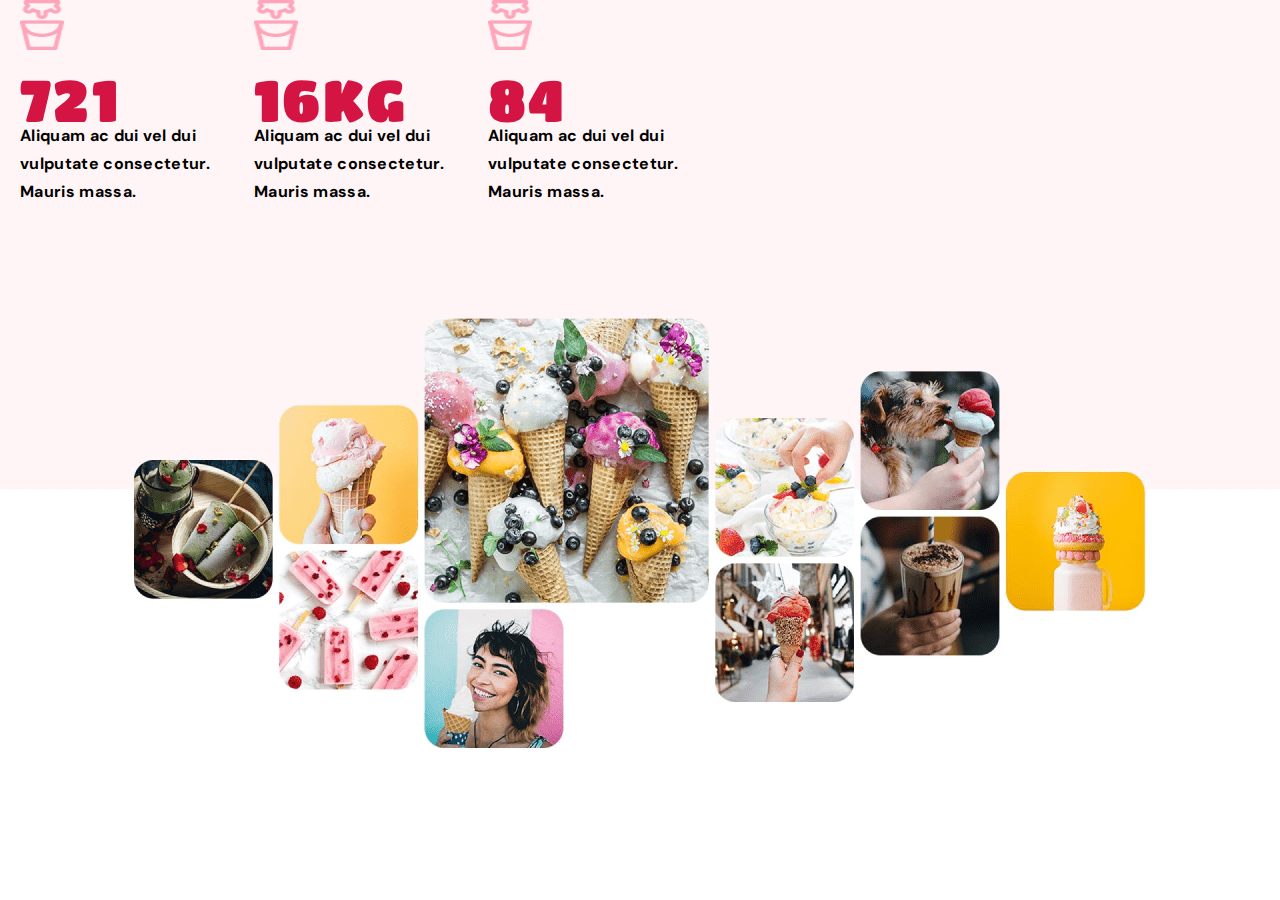
<file: index.html>
<!DOCTYPE html>
<html lang="ru">
  <head>
    <meta charset="UTF-8" />
    <meta http-equiv="X-UA-Compatible" content="IE=edge" />
    <meta name="viewport" content="width=device-width, initial-scale=1.0" />
    <title>Document</title>
    <link rel="preconnect" href="https://fonts.googleapis.com" />
    <link rel="preconnect" href="https://fonts.gstatic.com" crossorigin />
    <link
      href="https://fonts.googleapis.com/css2?family=DM+Sans:wght@700&family=Raleway:wght@700&family=Titan+One&display=swap"
      rel="stylesheet"
    />

    <link
      href="https://fonts.googleapis.com/css2?family=Raleway:wght@700&family=Roboto:wght@400;500;700;900&display=swap"
      rel="stylesheet"
    />
    <link
      rel="stylesheet"
      href="https://cdnjs.cloudflare.com/ajax/libs/modern-normalize/1.1.0/modern-normalize.min.css"
    />
    <link rel="stylesheet" href="./css/main.min.css" />
    <link rel="stylesheet" href="./js/mobile-menu.js" />
    <link rel="stylesheet" href="./js/modal.js" />
  </head>

  <body>
    <section class="advantages">
      <h2 class="advantages__header">Advantages list</h2>

      <ul class="advantages__list">
        <li class="advantages__item">
          <img
            class="advantages__img"
            src="./images/pic11x-advantages-mobile.png"
            alt=""
          />
          <p class="advantages__number">721</p>
          <p class="advantages__text">
            Aliquam ac dui vel dui vulputate consectetur. Mauris massa.
          </p>
        </li>
        <li class="advantages__item">
          <img
            class="advantages__img"
            src="./images/pic11x-advantages-mobile.png"
            alt=""
          />
          <p class="advantages__number">16kg</p>
          <p class="advantages__text">
            Aliquam ac dui vel dui vulputate consectetur. Mauris massa.
          </p>
        </li>
        <li class="advantages__item">
          <img
            class="advantages__img"
            src="./images/pic11x-advantages-mobile.png"
            alt=""
          />
          <p class="advantages__number">84</p>
          <p class="advantages__text">
            Aliquam ac dui vel dui vulputate consectetur. Mauris massa.
          </p>
        </li>
      </ul>
    </section>
    <section class="gallery">
      <h2>gallery</h2>
      <picture>
        <source
          srcset="
            ./images/collage1x-descktop.png 1x,
            ./images/collage2x-descktop.png 2x
          "
          media="(min-width:1200px)"
        />
        <source
          srcset="
            ./images/collage1x-tablet.png 1x,
            ./images/collage2x-tablet.png 2x
          "
          media="(min-width:768px)"
        />
        <source
          srcset="
            ./images/collage1x-mobile.png 1x,
            ./images/collage2x-mobile.png 2x
          "
          media="(min-width:320px)"
        />
        <img
          class="team-list__image"
          width="364"
          height="122"
          src="./images/collage1x-mobile.png"
          alt="gallery"
        />
      </picture>
    </section>

    <!--добавляем скрипт из ДЗ 5 для модалки-->
    <script src="./js/modal.js"></script>

    <!--добавляем скрипт из ДЗ 6 для модалки-->
    <script>
      (() => {
        document
          .querySelector('.js-speaker-form')
          .addEventListener('submit', e => {
            e.preventDefault();

            new FormData(e.currentTarget).forEach((value, name) =>
              console.log(`${name}: ${value}`),
            );

            e.currentTarget.reset();
          });
      })();
    </script>

    <script>
      (() => {
        const menuBtnRef = document.querySelector('[data-menu-button]');
        const mobileMenuRef = document.querySelector('[data-menu]');

        menuBtnRef.addEventListener('click', () => {
          const expanded =
            menuBtnRef.getAttribute('aria-expanded') === 'true' || false;

          menuBtnRef.classList.toggle('is-open');
          menuBtnRef.setAttribute('aria-expanded', !expanded);

          mobileMenuRef.classList.toggle('is-open');
        });
      })();
    </script>
  </body>
</html>
</file>
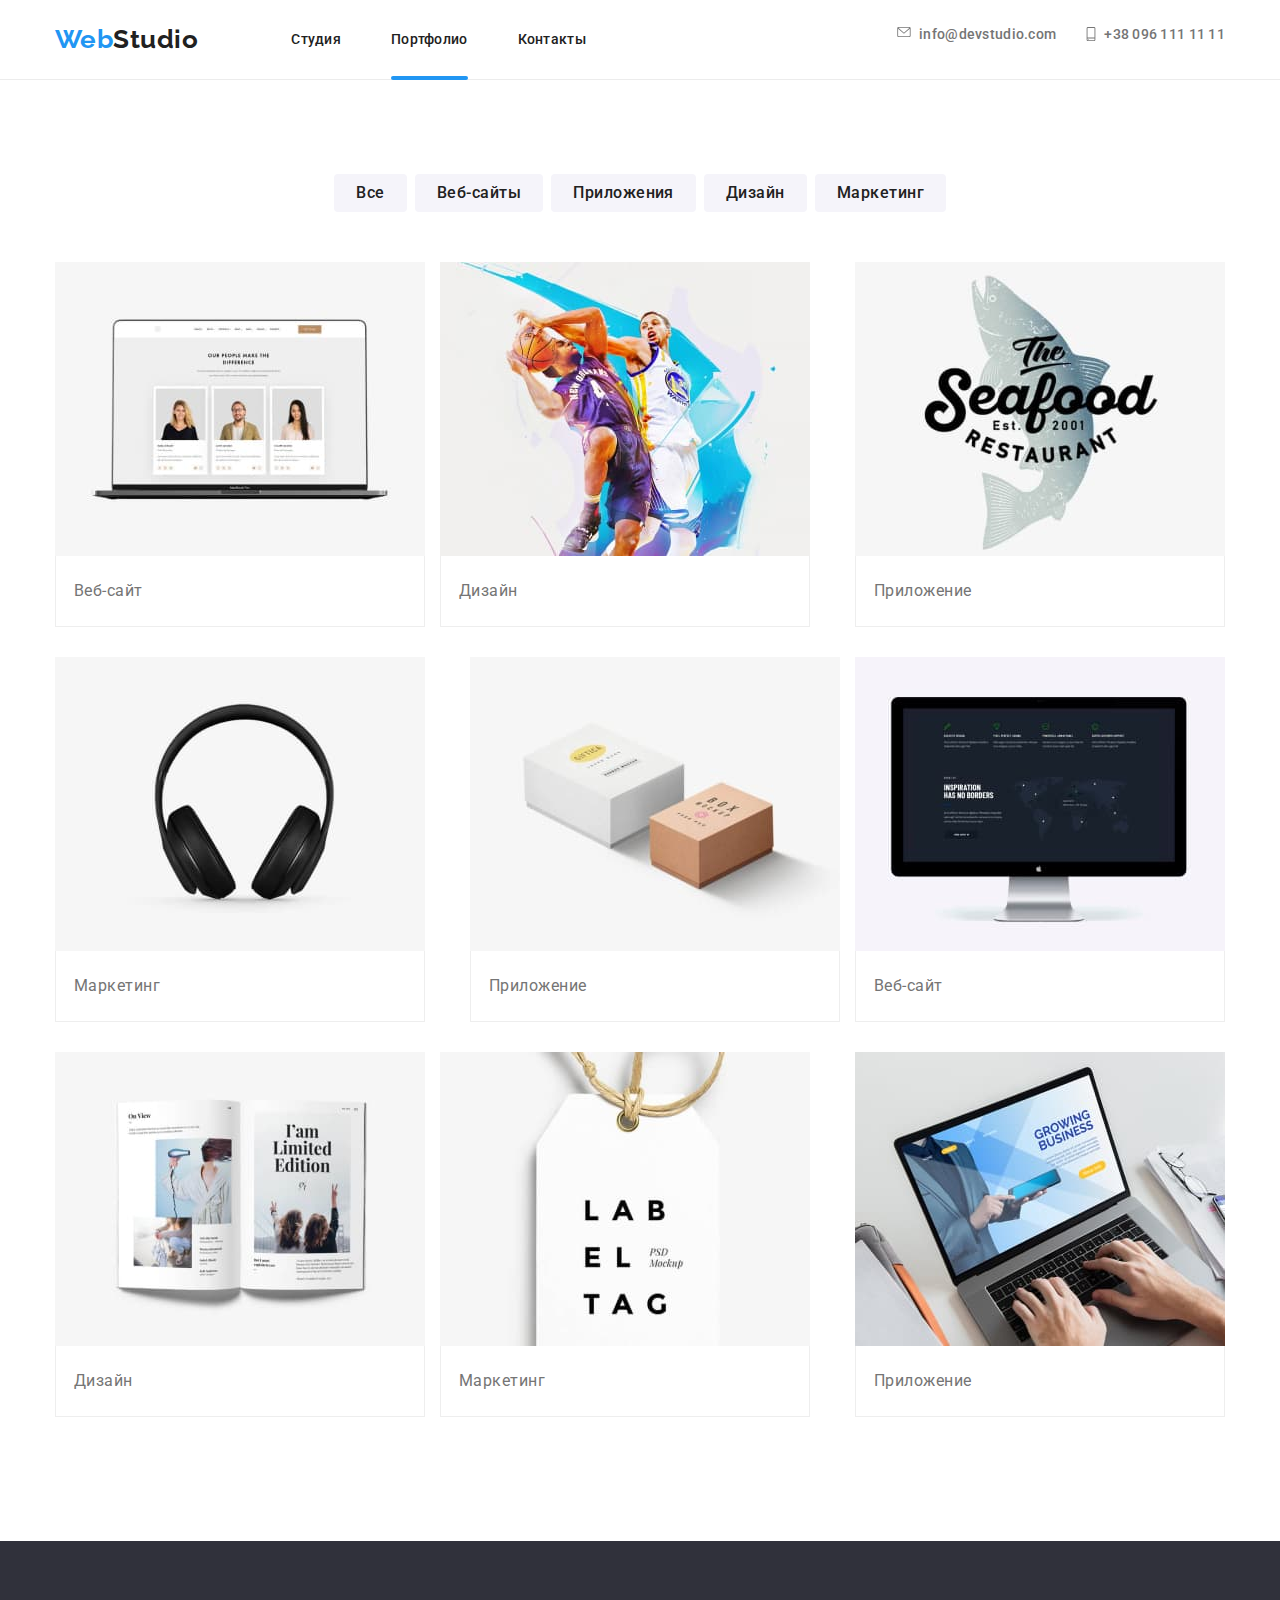
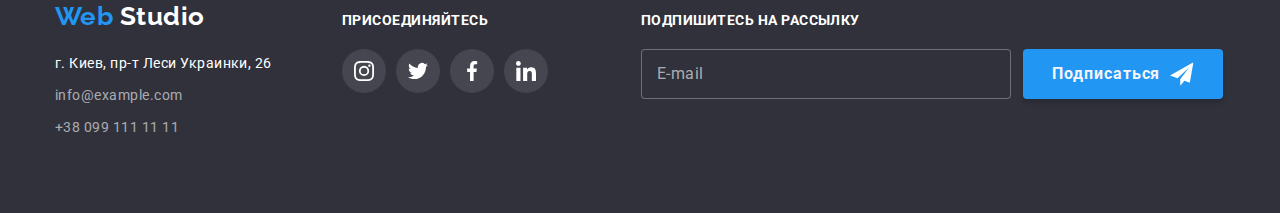
<file: portfolio.html>
<!DOCTYPE html>
<html lang="ru">
  <head>
    <meta charset="UTF-8" />
    <meta http-equiv="X-UA-Compatible" content="IE=edge" />
    <meta name="viewport" content="width=device-width, initial-scale=1.0" />
    <title>Document</title>
    <link
      href="https://fonts.googleapis.com/css2?family=Raleway:wght@700&family=Roboto:wght@400;500;700;900&display=swap"
      rel="stylesheet"
    />
    <link
      rel="stylesheet"
      href="https://cdnjs.cloudflare.com/ajax/libs/modern-normalize/1.1.0/modern-normalize.min.css"
    />
    <link rel="stylesheet" href="./css/main.min.css">
    <link rel="stylesheet" href="./js/mobile-menu.js">
  </head>
  <body>

    <!--Header-->
    <header class="header page-header-portfolio">
  <div class="container main">
    <nav class="logo__nav">
      <a lang="en" href="./index.html" class="main__logo link">
        <span class="main__web"> Web</span>Studio
      </a>
      </nav>
    <!--Кнопка бургер-->
    <button type="button" 
    class="menu-button"
     data-menu-button>
      <svg
        width="40"
        height="40"
        aria-label="переключатель мобильного меню"
        aria-controls="menu-container"
      >
        <use
          class="menu-button__cross"
          href="./images/icons.svg#icon-close-menu"
        ></use>
        <use
          class="menu-button__burger"
          href="./images/icons.svg#icon-menu"
        ></use>
      </svg>
    </button>
    <!--Меню для мобильной версии-->
    <div class="menu" id="menu-container" data-menu>
      <ul class="mobile-nav">
      <li class="mobile-nav__list">
          <a href="./index.html"
               class="mobile-nav__item mobile-nav__item--current">Студия</a>
      </li>
      <li class="mobile-nav__list">
          <a href="./portfolio.html" class="mobile-nav__item">Портфолио</a>
      </li>
      <li class="mobile-nav__list">
          <a href="./index.html" class="mobile-nav__item">Контакты</a>
      </li>
      </ul>

       <ul class="mobile-contacts">
      <li class="mobile-nav__list">
           <a href="tel:+380961111111" class="mobile-nav__item mobile-nav__item--accent">
               +38 096 111 11 11
           </a>
      </li>
      <li class="mobile-nav__list">
           <a href="mailto:info@devstudio.com" class="mobile-nav__item">
              info@devstudio.com
           </a>
       </li>
      </ul>

      <ul class="mobile-socials">
          <li class="mobile-socials__list">
               <a href="" class="mobile-socials__item"> Instagram
               </a>
          </li>
          <li class="mobile-socials__list">
               <a href="" class="mobile-socials__item"> Twitter
              </a>
          </li>
           <li class="mobile-socials__list">
               <a href="" class="mobile-socials__item"> Facebook
               </a>
           </li>
          <li class="mobile-socials__list">
               <a href="" class="mobile-socials__item"> LinkedIn
              </a>
          </li>
       </ul>
  </div>
<!--Конец мобильного меню-->
      <div class="navigation-div">
        <div class="navigation main__nav">
          <ul class="site-nav list">
            <li class="site-nav__item">
              <div class="site-nav__current-page">
                <a
                  href="./index.html"
                  class="site-nav__link link "
                  >Студия</a
                >
              </div>
            </li>
            <li class="site-nav__item">
              <a href="./portfolio.html" class="site-nav__link link site-nav__current-link"
                >Портфолио</a
              >
            </li>
            <li class="site-nav__item">
              <a href="" class="site-nav__link link">Контакты</a>
            </li>
          </ul>
        </div>
        <div class="contacts main__nav">
          <ul class="contact-nav list">
            <li class="contact-nav__item">
              <a
                href="mailto:info@devstudio.com"
                class="contact-nav__link link"
              >
                <svg class="contact-nav__icon-envelope">
                  <use href="./images/icons.svg#icon-envelope"></use>
                </svg>
                info@devstudio.com
              </a>
            </li>
            <li class="contact-nav__item">
              <a href="tel:+380961111111" class="contact-nav__link link">
                <svg class="contact-nav__icon-smartphone">
                  <use href="./images/icons.svg#icon-smartphone"></use>
                </svg>
                +38 096 111 11 11
              </a>
            </li>
          </ul>
        </div>
      </div>
    </div>
    </div>
</header>

    <!--Main - the only one section-->
    <main>
      <section class="portfolio">
        <div class="container portfolio__content">
          <h1 class="portfolio__title">Проекты студии</h1>
          <!--Кнопки-фильтры-->
          <ul class="button-list list">
            <li class="button-list__item">
              <button type="button" class="portfolio-button">Все</button>
            </li>
            <li class="button-list__item">
              <button type="button" class="portfolio-button">Веб-сайты</button>
            </li>
            <li class="button-list__item">
              <button type="button" class="portfolio-button">Приложения</button>
            </li>
            <li class="button-list__item">
              <button type="button" class="portfolio-button">Дизайн</button>
            </li>
            <li class="button-list__item">
              <button type="button" class="portfolio-button">Маркетинг</button>
            </li>
          </ul>

          <!--Галерея-->
          <ul class="galery list">
            <li class="galery__item">
               <a class="link box__frame" href="">
                <div class="box">
                   <picture>
                  <source
                    srcset="
                      ./images/portfolio/tehnokriak1x-desktop.jpg 1x,
                      ./images/portfolio/tehnokriak2x-desktop.jpg 2x
                    "
                    media="(min-width:1200px)"
                  />
                  <source
                    srcset="
                      ./images/portfolio/tehnokriak1x-tablet.jpg 1x,
                      ./images/portfolio/tehnokriak2x-tablet.jpg 2x
                    "
                    media="(min-width:768px)"
                  />
                  <source
                    srcset="
                      ./images/portfolio/tehnokriak1x-mobile.jpg 1x,
                      ./images/portfolio/tehnokriak2x-mobile.jpg 2x
                    "
                    media="(min-width:480px)"
                  />
                  <img
                    class="box__img"
                    width="270" height="260"
                    src="./images/portfolio/tehnokriak1x-desktop.jpg"
                    alt="Технокряк"
                  />
                </picture>
                 
                <div class="overlay">
                  <p class="overlay__text">Ресурс предлагает комплексные 
                  предложения с разным уровнем функционала и сервисов. 
                  Все это позволит посетителю получить исчерпывающие 
                  сведения о компании или частном лице.
                </p>
              </div>
                </div>
                <div class="box__description">
                  <h2 class="box__name">Технокряк</h2>
                  <p class="box__text text">Веб-сайт</p>
                </div>
                
              </a>
            </li>
            <li class="galery__item">
              <a href="" class="link box__frame">
                <div class="box">
                  <picture>
                  <source
                    srcset="
                      ./images/portfolio/new-orlean1x-desktop.jpg 1x,
                      ./images/portfolio/new-orlean2x-desktop.jpg 2x
                    "
                    media="(min-width:1200px)"
                  />
                  <source
                    srcset="
                      ./images/portfolio/new-orlean1x-tablet.jpg 1x,
                      ./images/portfolio/new-orlean2x-tablet.jpg 2x
                    "
                    media="(min-width:768px)"
                  />
                  <source
                    srcset="
                      ./images/portfolio/new-orlean1x-mobile.jpg 1x,
                      ./images/portfolio/new-orlean2x-mobile.jpg 2x
                    "
                    media="(min-width:480px)"
                  />
                  <img
                    class="box__img"
                    width="270" height="260"
                    src="./images/portfolio/new-orlean1x-desktop.jpg"
                    alt="Дизайн постера баскетнбольной игры"
                  />
                </picture>
                
                <div class="overlay">
                  <p class="overlay__text">Ресурс предлагает комплексные 
                  предложения с разным уровнем функционала и сервисов. 
                  Все это позволит посетителю получить исчерпывающие 
                  сведения о компании или частном лице.
                </p>
              </div>
              </div>
                <div class="box__description">
                  <h2 class="box__name">
                    Постер New Orlean vs Golden Star
                  </h2>
                  <p class="box__text text">Дизайн</p>
                </div>
              </a>
            </li>
            <li class="galery__item">
              <a href="" class="link  box__frame">
                <div class="box">
                  <picture>
                  <source
                    srcset="
                      ./images/portfolio/seafood1x-desktop.jpg 1x,
                      ./images/portfolio/seafood2x-desktop.jpg 2x
                    "
                    media="(min-width:1200px)"
                  />
                  <source
                    srcset="
                      ./images/portfolio/seafood1x-tablet.jpg 1x,
                      ./images/portfolio/seafood2x-tablet.jpg 2x
                    "
                    media="(min-width:768px)"
                  />
                  <source
                    srcset="
                      ./images/portfolio/seafood1x-mobile.jpg 1x,
                      ./images/portfolio/seafood2x-mobile.jpg 2x
                    "
                    media="(min-width:480px)"
                  />
                  <img
                    class="box__img"
                    width="270" height="260"
                    src="./images/portfolio/seafood1x-desktop.jpg"
                    alt="Лого ресторана морской кухни"
                  />
                </picture>
                <div class="overlay">
                  <p class="overlay__text">Ресурс предлагает комплексные 
                  предложения с разным уровнем функционала и сервисов. 
                  Все это позволит посетителю получить исчерпывающие 
                  сведения о компании или частном лице.
                </p>
              </div>
              </div>
                <div class="box__description">
                  <h2 class="box__name">Ресторан Seafood</h2>
                  <p class="box__text text">Приложение</p>
                </div>
              </a>
            </li>
            <li class="galery__item">
              <a href="" class="link  box__frame">
                <div class="box">
                  <picture>
                  <source
                    srcset="
                      ./images/portfolio/prime1x-desktop.jpg 1x,
                      ./images/portfolio/prime2x-desktop.jpg 2x
                    "
                    media="(min-width:1200px)"
                  />
                  <source
                    srcset="
                      ./images/portfolio/prime1x-tablet.jpg 1x,
                      ./images/portfolio/prime2x-tablet.jpg 2x
                    "
                    media="(min-width:768px)"
                  />
                  <source
                    srcset="
                      ./images/portfolio/prime1x-mobile.jpg 1x,
                      ./images/portfolio/prime2x-mobile.jpg 2x
                    "
                    media="(min-width:480px)"
                  />
                  <img
                    class="box__img"
                    width="270" height="260"
                    src="./images/portfolio/prime1x-desktop.jpg"
                    alt="проект прайм - музыка"
                  />
                </picture>

                <div class="overlay">
                  <p class="overlay__text">Ресурс предлагает комплексные 
                  предложения с разным уровнем функционала и сервисов. 
                  Все это позволит посетителю получить исчерпывающие 
                  сведения о компании или частном лице.
                </p>
              </div>
              </div>
                <div class="box__description">
                  <h2 class="box__name">Проект Prime</h2>
                  <p class="box__text text">Маркетинг</p>
                </div>
              </a>
            </li>
            <li class="galery__item">
              <a href="" class="link  box__frame">
                <div class="box">
                  <picture>
                  <source
                    srcset="
                      ./images/portfolio/boxes1x-desktop.jpg 1x,
                      ./images/portfolio/boxes2x-desktop.jpg 2x
                    "
                    media="(min-width:1200px)"
                  />
                  <source
                    srcset="
                      ./images/portfolio/boxes1x-tablet.jpg 1x,
                      ./images/portfolio/boxes2x-tablet.jpg 2x
                    "
                    media="(min-width:768px)"
                  />
                  <source
                    srcset="
                      ./images/portfolio/boxes1x-mobile.jpg 1x,
                      ./images/portfolio/boxes2x-mobile.jpg 2x
                    "
                    media="(min-width:480px)"
                  />
                  <img
                    class="box__img"
                    width="270" height="260"
                    src="./images/portfolio/boxes1x-desktop.jpg"
                    alt="проект коробки"
                  />
                </picture>

                <div class="overlay">
                  <p class="overlay__text">Ресурс предлагает комплексные 
                  предложения с разным уровнем функционала и сервисов. 
                  Все это позволит посетителю получить исчерпывающие 
                  сведения о компании или частном лице.
                </p>
              </div>
              </div>
                <div class="box__description">
                  <h2 class="box__name">Проект Boxes</h2>
                  <p class="box__text text">Приложение</p>
                </div>
              </a>
            </li>
            <li class="galery__item">
              <a href="" class="link  box__frame">
                <div class="box">
                  <picture>
                  <source
                    srcset="
                      ./images/portfolio/inspiration1x-desktop.jpg 1x,
                      ./images/portfolio/inspiration2x-desktop.jpg 2x
                    "
                    media="(min-width:1200px)"
                  />
                  <source
                    srcset="
                      ./images/portfolio/inspiration1x-tablet.jpg 1x,
                      ./images/portfolio/inspiration2x-tablet.jpg 2x
                    "
                    media="(min-width:768px)"
                  />
                  <source
                    srcset="
                      ./images/portfolio/inspiration1x-mobile.jpg 1x,
                      ./images/portfolio/inspiration2x-mobile.jpg 2x
                    "
                    media="(min-width:480px)"
                  />
                  <img
                    class="box__img"
                    width="270" height="260"
                    src="./images/portfolio/inspiration1x-desktop.jpg"
                    alt="монитор с Веб-сайтом компании"
                  />
                </picture>
                <div class="overlay">
                  <p class="overlay__text">Ресурс предлагает комплексные 
                  предложения с разным уровнем функционала и сервисов. 
                  Все это позволит посетителю получить исчерпывающие 
                  сведения о компании или частном лице.
                </p>
              </div>
              </div>
                <div class="box__description">
                  <h2 class="box__name">Inspiration has no Borders</h2>
                  <p class="box__text text">Веб-сайт</p>
                </div>
              </a>
            </li>
            <li class="galery__item">
              <a href="" class="link  box__frame">
                <div class="box">
                  <picture>
                  <source
                    srcset="
                      ./images/portfolio/limited1x-desktop.jpg 1x,
                      ./images/portfolio/limited2x-desktop.jpg 2x
                    "
                    media="(min-width:1200px)"
                  />
                  <source
                    srcset="
                      ./images/portfolio/limited1x-tablet.jpg 1x,
                      ./images/portfolio/limited2x-tablet.jpg 2x
                    "
                    media="(min-width:768px)"
                  />
                  <source
                    srcset="
                      ./images/portfolio/limited1x-mobile.jpg 1x,
                      ./images/portfolio/limited2x-mobile.jpg 2x
                    "
                    media="(min-width:480px)"
                  />
                  <img
                    class="box__img"
                    width="270" height="260"
                    src="./images/portfolio/limited1x-desktop.jpg"
                    alt="разворот журнала"
                  />
                </picture>
                <div class="overlay">
                  <p class="overlay__text">Ресурс предлагает комплексные 
                  предложения с разным уровнем функционала и сервисов. 
                  Все это позволит посетителю получить исчерпывающие 
                  сведения о компании или частном лице.
                </p>
              </div>
              </div>
                <div class="box__description">
                  <h2 class="box__name">Издание Limited Edition</h2>
                  <p class="box__text text">Дизайн</p>
                </div>
              </a>
            </li>
            <li class="galery__item">
              <a href="" class="link  box__frame">
                <div class="box">
                  <picture>
                  <source
                    srcset="
                      ./images/portfolio/lab1x-desktop.jpg 1x,
                      ./images/portfolio/lab2x-desktop.jpg 2x
                    "
                    media="(min-width:1200px)"
                  />
                  <source
                    srcset="
                      ./images/portfolio/lab1x-tablet.jpg 1x,
                      ./images/portfolio/lab2x-tablet.jpg 2x
                    "
                    media="(min-width:768px)"
                  />
                  <source
                    srcset="
                      ./images/portfolio/lab1x-mobile.jpg 1x,
                      ./images/portfolio/lab2x-mobile.jpg 2x
                    "
                    media="(min-width:480px)"
                  />
                  <img
                    class="box__img"
                    width="270" height="260"
                    src="./images/portfolio/lab1x-desktop.jpg"
                    alt="ярлык компании"
                  />
                </picture>
                <div class="overlay">
                  <p class="overlay__text">Ресурс предлагает комплексные 
                  предложения с разным уровнем функционала и сервисов. 
                  Все это позволит посетителю получить исчерпывающие 
                  сведения о компании или частном лице.
                </p>
              </div>
              </div>
                <div class="box__description">
                  <h2 class="box__name">Проект LAB</h2>
                  <p class="box__text text">Маркетинг</p>
                </div>
              </a>
            </li>
            <li class="galery__item">
              <a href="" class="link  box__frame">
                <div class="box">
                <picture>
                  <source
                    srcset="
                      ./images/portfolio/growing1x-desktop.jpg 1x,
                      ./images/portfolio/growing2x-desktop.jpg 2x
                    "
                    media="(min-width:1200px)"
                  />
                  <source
                    srcset="
                      ./images/portfolio/growing1x-tablet.jpg 1x,
                      ./images/portfolio/growing2x-tablet.jpg 2x
                    "
                    media="(min-width:768px)"
                  />
                  <source
                    srcset="
                      ./images/portfolio/growing1x-mobile.jpg 1x,
                      ./images/portfolio/growing2x-mobile.jpg 2x
                    "
                    media="(min-width:480px)"
                  />
                  <img
                    class="box__img"
                    width="270" height="260"
                    src="./images/portfolio/growing1x-desktop.jpg"
                    alt="руки на ноутбуке"
                  />
                </picture>
                <div class="overlay">
                  <p class="overlay__text">Ресурс предлагает комплексные 
                  предложения с разным уровнем функционала и сервисов. 
                  Все это позволит посетителю получить исчерпывающие 
                  сведения о компании или частном лице.
                </p>
              </div>
              </div>
                <div class="box__description">
                  <h2 class="box__name">Growing Business</h2>
                  <p class="box__text text">Приложение</p>
                </div>
              </a>
            </li>
          </ul>
        </div>
      </section>
    </main>

<!--Footer-->
    <footer class="footer">
      <div class="container footer__container">  
        <div class="wrap-container">
          <div class="address">
            <a lang="en" href="./index.html" class="address__logo link"
              ><span class="address__web-logo">Web</span>
              <span class="address__studio-logo">Studio</span>
            </a>
            <address>
              <ul class="nav-footer list">
                <li class="nav-footer__address">
                  <a href="" class="nav-footer__street link"
                    >г. Киев, пр-т Леси Украинки, 26
                  </a>
                </li>
                <li class="nav-footer__address">
                  <a
                    href="mailto:info@example.com"
                    class="nav-footer__contact link"
                    >info@example.com
                  </a>
                </li>
                <li class="nav-footer__address">
                  <a href="tel:+380991111111" class="nav-footer__contact link"
                    >+38 099 111 11 11
                  </a>
                </li>
              </ul>
            </address>
          </div>
        
          <!--social link icons footer-->
          <div class="join-container">
            <h3 class="join">присоединяйтесь</h3>
            <ul class="member-list list">
              <li class="member-list__item">
                <a href="" class="member-list__icon">
                  <svg class="member-list__icon-item">
                    <use href="./images/icons.svg#icon-instagram"></use>
                    instagram
                  </svg>
                </a>
              </li>
              <li class="member-list__item">
                <a href="" class="member-list__icon">
                  <svg class="member-list__icon-item">
                    <use href="./images/icons.svg#icon-twitter"></use>
                    twitter
                  </svg>
                </a>
              </li>
              <li class="member-list__item">
                <a href="" class="member-list__icon">
                  <svg class="member-list__icon-item">
                    <use href="./images/icons.svg#icon-facebook"></use>
                    facebook
                  </svg>
                </a>
              </li>
              <li class="member-list__item">
                <a href="" class="member-list__icon">
                  <svg class="member-list__icon-item">
                    <use href="./images/icons.svg#icon-linkedin"></use>
                    linkedin
                  </svg>
                </a>
              </li>
            </ul>
          </div>
        </div>

        <!--FOOTER Форма ДЗ 6-->
        <div class="adjust-container">
          <div class="footer-field container">
            <h3 class="join">подпишитесь на рассылку</h3>  
            <form class="footer-form ">
                <label for="email" class="footer-form__email">
                  <input class="footer-form__input" type="email" name="email" id="email" placeholder="E-mail">
                </label>
                    <button type="submit" class="footer-form__button">Подписаться
                      <svg class="footer-form__send">
                        <use href="./images/icons.svg#icon-send"></use>
                      </svg>
                    </button>
              </form>
          </div>
        </div>
       </div>
    </footer>

 <script>
      
      (() => {
        const menuBtnRef = document.querySelector('[data-menu-button]');
        const mobileMenuRef = document.querySelector('[data-menu]');

        menuBtnRef.addEventListener('click', () => {
          const expanded =
            menuBtnRef.getAttribute('aria-expanded') === 'true' || false;

          menuBtnRef.classList.toggle('is-open');
          menuBtnRef.setAttribute('aria-expanded', !expanded);

          mobileMenuRef.classList.toggle('is-open');
        });
      })();
    </script>
  </body>
</html>
</file>
<file: css/main.min.css>
.advantages__header{display:none}.advantages__list{display:inline-flex;flex-wrap:wrap}.advantages{background-color:#fff5f6}@media screen and (min-width: 320px){.advantages{padding-bottom:80px;padding-right:70px;padding-left:20px}}@media screen and (min-width: 320px){.advantages__item:not(:last-child){margin-bottom:32px}}@media screen and (min-width: 768px){.advantages__item:not(:last-child){margin-right:4px}}.advantages__number{font-family:"Titan One";font-style:normal;font-weight:400;letter-spacing:.04em;text-transform:uppercase;color:#d41443}@media screen and (min-width: 320px){.advantages__number{font-size:36px;line-height:1.14;width:98px;height:56px;top:0;left:0;margin-top:16px}}@media screen and (min-width: 768px){.advantages__number{font-size:48px;line-height:1.15}}@media screen and (min-width: 1200px){.advantages__number{font-size:58px;line-height:1.14}}.advantages__text{font-family:"DM Sans";font-style:normal;font-weight:700;letter-spacing:.02em;color:#000}@media screen and (min-width: 320px){.advantages__text{font-size:12px;line-height:1.67;width:230px}}@media screen and (min-width: 768px){.advantages__text{font-size:14px;line-height:1.71}}@media screen and (min-width: 1200px){.advantages__text{font-size:16px;line-height:1.75}}@media screen and (min-width: 320px){.advantages__img{width:33px;height:50px}}@media screen and (min-width: 768px){.advantages__img{width:50px;height:50px}}@media screen and (min-width: 1200px){.advantages__img{width:44px;height:50px}}h2{display:none}.gallery__img{width:100%;max-width:364px;height:122px}@media screen and (min-width: 768px){.gallery__img{width:100%;max-width:786px;height:264px}}@media screen and (min-width: 1200px){.gallery__img{width:100%;max-width:1280px;height:430px}}.list{list-style:none}h1,h2,h3,p,ul,li{margin-top:0;margin-bottom:0;padding:0}.link{text-decoration:none}img{display:block}ul{list-style:none}.text{color:#757575}.section{margin:0}body{background-color:#fff;color:#212121;font-family:"Roboto",sans-serif;letter-spacing:.03em}@media screen and (max-width: 767px){body.no-scroll{overflow:hidden}}.container{margin-left:auto;margin-right:auto;width:100%;max-width:480px;padding-left:15px;padding-right:15px}@media screen and (min-width: 768px){.container{max-width:768px}}@media screen and (min-width: 1200px){.container{max-width:1200px}}.header{padding-top:16px;padding-bottom:16px;position:relative}@media screen and (min-width: 768px){.header{padding-top:26px;padding-bottom:26px}}.logo__nav{display:flex}.main{display:flex;align-items:center}.main__logo{color:#212121;font-family:"Raleway",sans-serif;font-weight:700;font-size:24px;line-height:1.2}@media screen and (min-width: 1200px){.main__logo{font-size:26px;line-height:1.2}}.main__web{color:#2196f3}.main__nav{display:flex;align-items:center}@media screen and (min-width: 768px){.main__nav{display:flex;margin-left:88px;justify-content:space-between;align-items:center}}@media screen and (min-width: 1200px){.main__nav{display:flex;margin-left:93px}}.site-nav{display:flex}.site-nav__item{margin-right:50px;position:relative}.site-nav__item:last-child{margin-right:0}.site-nav__link{color:#212121;font-weight:500;font-size:14px;line-height:1.2;letter-spacing:.02em;transition:color 250ms cubic-bezier(0.4, 0, 0.2, 1);padding-top:32px;padding-bottom:32px}.site-nav__link:hover,.site-nav__link:focus{color:#2196f3}.contact-nav{display:flex;margin-left:auto}@media screen and (min-width: 768px){.contact-nav{display:block;margin-left:auto}.contact-nav__item:not(:last-child){margin-bottom:10px}}@media screen and (min-width: 1200px){.contact-nav{display:flex;justify-content:center}.contact-nav__item:not(:last-child){margin-right:30px}}.contact-nav__link{display:flex}.contact-nav__link:hover,.contact-nav__linkactive,.contact-nav__link:focus{color:#2196f3}@media screen and (min-width: 768px){.contact-nav__link{color:#757575;text-decoration:none;font-weight:500;font-size:12px;line-height:1.14;letter-spacing:.02em;transition:color 250ms cubic-bezier(0.4, 0, 0.2, 1)}}@media screen and (min-width: 1200px){.contact-nav__link{font-size:14px}}@media screen and (min-width: 768px){.contact-nav__icon-envelope{width:14px;height:10px;margin-right:8px;fill:currentColor}.contact-nav__icon-smartphone{width:10px;height:14px;margin-right:8px;fill:currentColor}}.site-nav__current-page{display:block;position:relative}.site-nav__current-link::after{content:"";display:block;position:absolute;width:100%;height:4px;background-color:#2196f3;border-radius:2px;left:0;bottom:-36px}.navigation-div{text-align:center}@media screen and (max-width: 767px){.navigation-div{display:none;position:absolute;top:100%;left:0;width:100%}.navigation-div.is-open{display:block}}@media screen and (min-width: 768px){.navigation-div{display:flex;flex-grow:1;justify-content:space-between}}.hero{text-align:center;background-repeat:no-repeat;background-position:center;background-size:cover;width:100%;max-width:480px;height:400px;margin-left:auto;margin-right:auto;padding-bottom:118px;padding-top:118px;background-color:#c4c4c4;background-image:linear-gradient(rgba(47, 48, 58, 0.4), rgba(47, 48, 58, 0.4)),url("../images/hero/hero1x-desktop.jpg")}@media(min-device-pixel-ratio: 2),(-webkit-min-device-pixel-ratio: 2),(min-resolution: 192dpi),(min-resolution: 2dppx){.hero{background-image:url("../images/hero/hero2x-desktop.jpg")}}@media screen and (min-width: 768px){.hero{max-width:768px}}@media screen and (min-width: 1200px){.hero{padding-top:200px;padding-bottom:200px;height:600px;max-width:1600px}}.hero__title{margin-top:0;margin-bottom:30px;text-align:center;font-weight:900;font-size:26px;line-height:1.62;letter-spacing:.06em;text-transform:uppercase;color:#fff}@media screen and (min-width: 1200px){.hero__title{font-size:44px;line-height:1.4}}.hero__button{display:inline-block;align-items:center;text-align:center;min-width:200px;padding:10px 32px;font-family:inherit;font-weight:700;font-size:16px;line-height:1.9;letter-spacing:.06em;cursor:pointer;background-color:#2196f3;color:#f5f4fa;box-shadow:0px 4px 4px rgba(0,0,0,.15);border-radius:4px;border:1px solid rgba(0,0,0,0)}.advantage{padding-top:60px;padding-bottom:60px}@media screen and (min-width: 1200px){.advantage{padding-top:94px;padding-bottom:0}}.advantage__content{display:block}@media screen and (min-width: 768px){.advantage__content{display:flex;flex-wrap:wrap}}.advantage__list{width:100%;margin-bottom:30px}.advantage__list:last-child{margin-bottom:0}@media screen and (min-width: 768px){.advantage__list{width:354px;margin-right:30px;margin-bottom:0}.advantage__list:nth-child(2n){margin-right:0}.advantage__list:nth-child(-n+2){margin-bottom:30px}}@media screen and (min-width: 1200px){.advantage__list{width:270px;margin-right:30px;margin-bottom:0}.advantage__list:nth-child(2n){margin-right:30px}.advantage__list:last-child{margin-right:0}.advantage__list:nth-child(-n+2){margin-bottom:0}}.advantage__background{display:flex;align-items:center;justify-content:center;background-color:#f5f4fa;height:120px;border-radius:4px;margin-bottom:30px}.advantage__icon{width:70px;height:70px;background-position:center;fill:#212121}.advantage-name{display:none;margin-top:0;margin-bottom:10px}.advantage-name__item{font-weight:700;font-size:14px;line-height:1.2;text-transform:uppercase;text-align:center;margin-bottom:10px}@media screen and (min-width: 768px){.advantage-name__item{text-align:start;margin-bottom:10px}}.advantage-name__text{margin-top:0;margin-bottom:0;font-weight:400;font-size:14px;line-height:1.7}.responsibilities{padding-top:0;padding-bottom:94px}@media screen and (max-width: 1199px){.responsibilities{display:none}}.responsibilities-name{font-weight:700;font-size:36px;line-height:1.2;text-align:center;margin-top:94px;margin-bottom:50px}.responsibilities-list{display:flex}.responsibilities-list__image{display:block}.responsibilities-list__item{position:relative}.responsibilities-list__item:not(:last-child){margin-right:30px}.responsibilities-list__text{display:flex;position:absolute;width:370px;height:70px;font-style:normal;font-family:"Roboto",sans-serif;font-weight:700;font-size:14px;line-height:1.14;text-transform:uppercase;color:#fff;border:rgba(0,0,0,0);background-color:rgba(47,48,58,.8);transform:translateY(-100%);align-items:center;justify-content:center}.clients{padding-top:60px;padding-bottom:60px}@media screen and (min-width: 1200px){.clients{padding-top:94px;padding-bottom:94px}}.constant-clients{font-weight:700;font-size:28px;line-height:1.17;text-align:center;margin-top:0;margin-bottom:30px}@media screen and (min-width: 1200px){.constant-clients{margin-bottom:50px;font-size:36px;line-height:1.2}}.client-galery{display:block;margin:0 auto}@media screen and (min-width: 480px){.client-galery{display:flex;flex-wrap:wrap;justify-content:center}}@media screen and (min-width: 1200px){.client-galery{display:flex;flex-wrap:wrap;align-items:center;justify-content:center}.client-galery__item:not(:last-child){margin-right:30px}}.client-galery__item{margin-right:0;margin-bottom:30px;margin:0 auto 30px;width:210px;height:auto}.client-galery__item:last-child{margin-bottom:0}@media screen and (min-width: 480px){.client-galery__item:nth-child(2n+1){margin-right:30px}.client-galery__item:nth-child(2n){margin-right:0}.client-galery__item:nth-last-child(-n+2){margin-bottom:0}}@media screen and (min-width: 768px){.client-galery__item{width:226px}.client-galery__item:nth-child(2n){margin-right:30px}.client-galery__item:nth-child(3n){margin-right:0}.client-galery__item:nth-last-child(-n+3){margin-bottom:0}}@media screen and (min-width: 1200px){.client-galery__item{width:170px;height:92px;margin-bottom:0}.client-galery__item:nth-child(2n){margin-right:30px}.client-galery__item:nth-child(3n){margin-right:0}.client-galery__item:nth-last-child(-n+3){margin-bottom:0}.client-galery__item:nth-last-child(4){margin-right:30px}}.client-galery__icon{display:flex;align-items:center;justify-content:center;padding:16px 32px;border:1px solid #afb1b8;border-radius:4px;transition:border-color 250ms cubic-bezier(0.4, 0, 0.2, 1)}.client-galery__icon:hover,.client-galery__icon:focus{border-color:#2196f3}.client-galery__icon:hover .client-galery__icon__svg,.client-galery__icon:focus .client-galery__icon__svg{fill:#2196f3}.client-galery__icon__svg{width:106px;height:60px}.icon-ya-ko{background-position:center;fill:#afb1b8;transition:fill 250ms cubic-bezier(0.4, 0, 0.2, 1)}.icon-tagline-here{background-position:center;fill:#afb1b8;transition:fill 250ms cubic-bezier(0.4, 0, 0.2, 1)}.icon-company{background-position:center;fill:#afb1b8;transition:fill 250ms cubic-bezier(0.4, 0, 0.2, 1)}.icon-foster-peters{background-position:center;fill:#afb1b8;transition:fill 250ms cubic-bezier(0.4, 0, 0.2, 1)}.icon-brand{background-position:center;fill:#afb1b8;transition:fill 250ms cubic-bezier(0.4, 0, 0.2, 1)}.icon-tag-line{background-position:center;fill:#afb1b8;transition:fill 250ms cubic-bezier(0.4, 0, 0.2, 1)}.team{padding-top:60px;padding-bottom:60px;background-color:#f5f4fa}@media screen and (min-width: 1200px){.team{padding-top:94px;padding-bottom:94px}}.team-name{font-weight:700;font-size:28px;line-height:1.17;text-align:center;margin-top:0;margin-bottom:30px}@media screen and (min-width: 1200px){.team-name{margin-bottom:50px;font-size:36px;line-height:1.17}}.team-name__description{background-color:#fff;padding-top:30px;padding-bottom:24px;text-align:center}.team-list{display:block}@media screen and (min-width: 768px){.team-list{display:flex;flex-wrap:wrap}}.team-list__item{width:100%;margin-bottom:30px;background-color:#fff;box-shadow:0px 1px 3px rgba(0,0,0,.12),0px 1px 1px rgba(0,0,0,.14),0px 2px 1px rgba(0,0,0,.2);border-radius:0px 0px 4px 4px}.team-list__item:last-child{margin-bottom:0}@media screen and (min-width: 768px){.team-list__item{width:354px;margin-right:30px;margin-bottom:0}.team-list__item:nth-child(2n){margin-right:0}.team-list__item:nth-child(-n+2){margin-bottom:30px}}@media screen and (min-width: 1200px){.team-list__item{width:270px;margin-right:30px;margin-bottom:0}.team-list__item:nth-child(2n){margin-right:30px}.team-list__item:last-child{margin-right:0}.team-list__item:nth-child(-n+2){margin-bottom:0}}.team-list__image{width:100%;height:auto;-o-object-fit:contain;object-fit:contain;-o-object-position:center;object-position:center}.team-list__member{font-weight:500;font-size:16px;line-height:1.2;margin-top:0;margin-bottom:10px}.team-list__text{font-size:16px;line-height:1.2;text-align:center;min-width:270px;margin-top:0;margin-bottom:16px}.team-list__item{box-shadow:0px 1px 3px rgba(0,0,0,.12),0px 1px 1px rgba(0,0,0,.14),0px 2px 1px rgba(0,0,0,.2);border-radius:0px 0px 4px 4px}.team-list__socials-item:not(:last-child){margin-right:10px}.team-list__socials{display:flex;flex-wrap:wrap;align-items:center;justify-content:center}.team-list__link{display:flex;width:44px;height:44px;border-radius:50%;align-items:center;justify-content:center;background-color:#fff;transition:background-color 250ms cubic-bezier(0.4, 0, 0.2, 1)}.team-list__link:hover,.team-list__link:focus{background-color:#2196f3}.team-list__icon{width:20px;height:20px;fill:#afb1b8;transition:fill 250ms cubic-bezier(0.4, 0, 0.2, 1)}.team-list__link:hover .team-list__icon,.team-list__link:focus .team-list__icon{fill:#fff}.site-nav__current-page{display:block;position:relative}.site-nav__current-link::after{content:"";display:block;position:absolute;width:100%;height:4px;background-color:#2196f3;border-radius:2px;left:0;bottom:-31px}.backdrop{position:fixed;top:0;left:0;width:100%;height:100%;background-color:rgba(0,0,0,.2);visibility:visible;pointer-events:painted;opacity:1;overflow-y:scroll;z-index:2;transition:opacity 250ms cubic-bezier(0.4, 0, 0.2, 1)}.backdrop.is-hidden{opacity:0;pointer-events:none;visibility:hidden}.backdrop.is-hidden.modal{transform:translate(-50%, -50%) scale(0);opacity:0;transition:transform 250ms cubic-bezier(0.4, 0, 0.2, 1)}.backdrop__form{position:absolute;top:50%;left:50%;padding:40px;width:95%;max-width:450px;height:auto;background-color:#fff;box-shadow:0px 1px 3px rgba(0,0,0,.12),0px 1px 1px rgba(0,0,0,.14),0px 2px 1px rgba(0,0,0,.2);opacity:1;border-radius:4px;transform:translate(-50%, -50%) scale(1);transition:transform 250ms cubic-bezier(0.4, 0, 0.2, 1)}@media screen and (min-width: 1200px){.backdrop__form{max-width:528px;top:50%}}.backdrop__button-close{position:absolute;width:30px;height:30px;top:0;right:0;padding:0;margin-top:8px;margin-right:8px;display:flex;justify-content:center;align-items:center;border-radius:50%;border:1px solid rgba(0,0,0,.1);background-color:#fff}.backdrop__button-close:hover,.backdrop__button-close:active,.backdrop__button-close:focus{fill:#2196f3}.backdrop__icon-close{width:11px;height:11px;fill:#212121;cursor:pointer;transition:fill 250ms cubic-bezier(0.4, 0, 0.2, 1)}.backdrop__button-close:hover .backdrop__icon-close,.backdrop__button-close:focus .backdrop__icon-close{fill:#2196f3}.js-speaker-form__content{margin-bottom:20px;display:flex;justify-content:center;flex-direction:column;align-items:center}.form-title{font-weight:700;font-size:20px;line-height:1.15;text-align:center;margin:0 auto 12px}.input{display:flex;flex-direction:column;justify-content:center;position:relative;margin-bottom:10px;width:100%}.input__name{font-style:normal;font-weight:400;font-size:12px;line-height:1.17;letter-spacing:.01em;color:#757575;margin-bottom:4px}.input__field{width:100%;height:auto;font-size:14px;border:1px solid rgba(33,33,33,.2);border-radius:4px;padding:11px 30px;transition:border 250ms cubic-bezier(0.4, 0, 0.2, 1)}.input__field:hover,.input__field:active,.input__field:focus{border:1px solid #2196f3;cursor:pointer}.input__textarea{width:100%;min-height:120px;resize:none;border:1px solid rgba(33,33,33,.2);border-radius:4px;padding:12px 16px;outline:none;transition:border 250ms cubic-bezier(0.4, 0, 0.2, 1)}.input .input__textarea::-moz-placeholder{font-style:normal;font-weight:400;font-size:14px;line-height:1.14;letter-spacing:.01em;color:rgba(117,117,117,.5)}.input .input__textarea:-ms-input-placeholder{font-style:normal;font-weight:400;font-size:14px;line-height:1.14;letter-spacing:.01em;color:rgba(117,117,117,.5)}.input .input__textarea::placeholder{font-style:normal;font-weight:400;font-size:14px;line-height:1.14;letter-spacing:.01em;color:rgba(117,117,117,.5)}.input .input__textarea::-moz-placeholder:hover, .input .input__textarea::-moz-placeholder:active, .input .input__textarea::-moz-placeholder:focus{border:1px solid #2196f3}.input .input__textarea:-ms-input-placeholder:hover, .input .input__textarea:-ms-input-placeholder:active, .input .input__textarea:-ms-input-placeholder:focus{border:1px solid #2196f3}.input .input__textarea::placeholder:hover,.input .input__textarea::placeholder:active,.input .input__textarea::placeholder:focus{border:1px solid #2196f3}.input_icon{position:absolute;width:18px;height:18px;transform:translateY(50%);top:50;left:12px;fill:#212121;transition:fill 250ms cubic-bezier(0.4, 0, 0.2, 1)}.input__field:hover+.input_icon,.input__field:focus+.input_icon{fill:#2196f3}.checkbox-content{display:flex;flex-direction:column;justify-content:center;width:100%;margin-bottom:30px}.checkbox-label{position:relative;text-align:center;align-items:center;justify-content:center}.checkbox{-webkit-appearance:none;-moz-appearance:none;appearance:none;position:absolute}.checkbox__icon{width:18px;height:18px;border:2px solid #212121;border-radius:2px;fill:#fff;margin-right:8px}.checkbox__field{font-style:normal;font-weight:400;font-size:12px;line-height:1.17;color:#757575;width:346px}@media screen and (min-width: 1200px){.checkbox__field{font-size:14px}}.checkbox__conditions{font-style:normal;width:100%;font-weight:400;font-size:12px;line-height:1.17;-webkit-text-decoration-line:underline;text-decoration-line:underline;color:#2196f3;align-items:center;justify-content:center}.checkbox:checked+.checkbox__icon{background-color:#2196f3;border-color:#2196f3;fill:#fff;background-origin:border-box}.checkbox__button{display:block;min-width:200px;font-style:normal;font-weight:700;font-size:16px;line-height:1.9;letter-spacing:.06em;color:#fff;background-color:#2196f3;box-shadow:0px 4px 4px rgba(0,0,0,.15);border-radius:4px;border-color:rgba(0,0,0,0);padding:10px 55px;margin:0 auto;margin-top:30px;align-items:center;text-align:center;cursor:pointer;transition:background-color 250ms cubic-bezier(0.4, 0, 0.2, 1)}.checkbox__button:hover,.checkbox__button:focus,.checkbox__button:active{background-color:#188ce8;cursor:pointer}.menu-button{display:inline-flex;margin-left:auto;padding:0;border:none;background-color:rgba(0,0,0,0);z-index:2}.menu-button__cross,.menu-button__burger{padding:12px 8px}.menu-button__cross{display:none}.menu-button.is-open .menu-button__cross{display:block}.menu-button__burger{display:block}.menu-button.is-open .menu-button__burger{display:none}@media screen and (min-width: 768px){.menu-button{display:none}}.menu{z-index:1;padding:48px 40px;background-color:#fff}@media screen and (max-width: 767px){.menu{display:none;position:fixed;top:0;left:0;width:100vw;height:100vh}.menu.is-open{display:flex;flex-direction:column}}@media screen and (min-width: 768px){.menu{display:none}}@media screen and (max-width: 767px){.mobile-nav{display:block;margin-right:auto}}.mobile-nav__item{display:block;padding-top:32px;padding-bottom:32px;color:#212121;font-weight:500;font-size:40px;line-height:1.17;letter-spacing:.02em;text-decoration:none;transition:color 250ms cubic-bezier(0.4, 0, 0.2, 1)}.mobile-nav__item:hover,.mobile-nav__item:active,.mobile-nav__item:focus{color:#2196f3}.mobile-nav__item--current,.mobile-nav__item--accent{color:#2196f3}.mobile-contacts{display:block;margin-bottom:64px;margin-top:auto}.mobile-contacts__list:not(:last-child){margin-bottom:32px}.mobile-contacts__item{color:#757575;text-decoration:none;font-weight:500;font-size:24px;line-height:1.17;letter-spacing:.02em;transition:color 250ms cubic-bezier(0.4, 0, 0.2, 1)}.mobile-contacts__item--accent{color:#2196f3;font-size:34px;line-height:1.18}.mobile-contacts__item:hover,.mobile-contacts__item:active,.mobile-contacts__item:focus{color:#2196f3}.mobile-socials{display:flex;align-items:center}.mobile-socials__list:not(:last-child){margin-right:10px;border-right:1px solid rgba(33,33,33,.2)}.mobile-socials__item{color:#2196f3;text-decoration:none;font-weight:500;font-size:18px;line-height:1.2;letter-spacing:.02em;margin-right:10px}.bottomline{border-bottom:1px solid #ececec}.portfolio{padding-top:60px;padding-bottom:60px}@media screen and (min-width: 1200px){.portfolio{padding-top:94px;padding-bottom:94px}}.page-header-portfolio{padding-top:24px;padding-bottom:24px;border-bottom:1px solid #ececec}.portfolio__title{display:none}.galery{display:block}@media screen and (min-width: 768px){.galery{display:flex;flex-wrap:wrap;justify-content:space-between}}.galery .galery__item{width:100%;transition:box-shadow 250ms cubic-bezier(0.4, 0, 0.2, 1)}.galery .galery__item:hover,.galery .galery__item:focus,.galery .galery__item:active{box-shadow:0px 1px 1px rgba(0,0,0,.12),0px 4px 4px rgba(0,0,0,.06),1px 4px 6px rgba(0,0,0,.16)}@media screen and (min-width: 768px){.galery .galery__item{width:100%;max-width:354px;margin-bottom:30px}}@media screen and (min-width: 1200px){.galery .galery__item{width:100%;max-width:370px;margin-bottom:30px}}.galery__item:not(:last-child){margin-bottom:30px}@media screen and (min-width: 768px){.galery__item:not(:last-child):nth-child(2n){margin-right:0}.galery__item:not(:last-child):nth-child(-n+2){margin-bottom:30px}}@media screen and (min-width: 1200px){.galery__item:not(:last-child):nth-child(2n){margin-right:30px}.galery__item:not(:last-child):nth-child(-n+2){margin-bottom:30px}.galery__item:not(:last-child):nth-child(3n){margin-right:0}.galery__item:not(:last-child):nth-last-child(-n+3){margin-bottom:0}}.box{position:relative;overflow:hidden;width:100%}@media screen and (min-width: 768px){.box{width:100%;max-width:354px;position:relative;overflow:hidden}}@media screen and (min-width: 1200px){.box{max-width:370px;position:relative;overflow:hidden}}.box__frame{text-decoration:none}.box__frame:active .box__frame__overlay{transform:translateX(0)}.box__frame:hover .box__frame__overlay{transform:translateX(0)}.box__frame:hover .overlay,.box__frame:focus .overlay,.box__frame:active .overlay{transform:translateY(0)}.box__img{width:100%;-o-object-fit:contain;object-fit:contain;-o-object-position:center;object-position:center;height:auto}.box__description{width:100%;border:1px solid #eee;border-top:none;padding:20px 24px}@media screen and (min-width: 768px){.box__description{padding:20px 15px}}@media screen and (min-width: 1200px){.box__description{padding:20px 18px}}.box__name{margin-top:0;margin-bottom:4px;color:#212121;font-weight:700;font-size:18px;line-height:2;letter-spacing:.06em}.box__text{margin-top:0;margin-bottom:0;font-weight:400;font-size:16px;line-height:1.88;color:#757575}.overlay{position:absolute;top:0;width:100%;height:100%;transform:translateY(100%) scale(1);background-color:rgba(33,150,243,.9);transition:transform 250ms cubic-bezier(0.4, 0, 0.2, 1)}.overlay__text{font-family:"Roboto",sans-serif;font-style:normal;font-weight:400;font-size:18px;line-height:1.6;text-align:left;color:#fff;padding:63px 24px;margin:0}@media screen and (min-width: 768px){.overlay__text{padding:49px 24px 77px 24px}}@media screen and (min-width: 1200px){.overlay__text{padding:63px 24px}}.portfolio-button{background-color:#f5f4fa;color:#212121;font-family:inherit;font-weight:500;font-size:16px;line-height:1.6;text-align:center;letter-spacing:.03em;cursor:pointer;border-radius:4px;border:none;padding:6px 22px;min-width:73px;transition:background-color 250ms cubic-bezier(0.4, 0, 0.2, 1),color 250ms cubic-bezier(0.4, 0, 0.2, 1),box-shadow 250ms cubic-bezier(0.4, 0, 0.2, 1)}.portfolio-button:hover,.portfolio-button:focus{background-color:#2196f3;color:#fff;box-shadow:0px 3px 1px rgba(0,0,0,.1),0px 1px 2px rgba(0,0,0,.08),0px 2px 2px rgba(0,0,0,.12)}.button-list{display:flex;flex-wrap:wrap;justify-content:flex-start;margin-bottom:40px}@media screen and (min-width: 768px){.button-list{justify-content:center;margin-bottom:30px}}@media screen and (min-width: 1200px){.button-list{margin-bottom:50px}}.button-list__item:not(:last-child){margin-right:8px}.button-list__item:nth-last-child(-n+2){margin-top:15px}@media screen and (min-width: 768px){.button-list__item:nth-last-child(-n+2){margin-top:0}}.footer{background-color:#30313b;padding-top:60px;padding-bottom:60px}.footer__container{display:flex;flex-direction:column;align-items:center;justify-content:space-around}@media screen and (min-width: 768px){.footer__container{display:flex;flex-wrap:wrap;flex-direction:row}}@media screen and (min-width: 1200px){.footer__container{display:flex;align-items:baseline;justify-content:flex-start;flex-direction:row;flex-wrap:nowrap}}.address{text-align:center;margin-bottom:60px}@media screen and (min-width: 1200px){.address{text-align:start;margin-bottom:0;flex-shrink:0}}.nav-footer__address:not(:last-child){margin-bottom:8px}.address__logo{display:inline-block;font-family:"Raleway",sans-serif;font-weight:700;font-size:24px;line-height:1.17;margin-bottom:20px}@media screen and (min-width: 1200px){.address__logo{font-size:26px;line-height:1.2}}.address__logo>.address__web-logo{color:#2196f3}.address__logo>.address__studio-logo{color:#fff}.nav-footer__street{font-family:"Roboto",sans-serif;font-style:normal;font-weight:400;font-size:14px;line-height:1.7;color:#fff;transition:color 250ms cubic-bezier(0.4, 0, 0.2, 1)}.nav-footer__street:hover,.nav-footer__street:focus{color:#2196f3}.nav-footer__contact{font-family:"Roboto",sans-serif;font-style:normal;font-weight:400;font-size:14px;line-height:1.7;color:rgba(255,255,255,.6);transition:color 250ms cubic-bezier(0.4, 0, 0.2, 1)}.nav-footer__contact:hover,.nav-footer__contact:focus{color:#2196f3}.join{text-transform:uppercase;font-family:"Roboto",sans-serif;font-weight:700;font-size:14px;line-height:1.14;color:#fff;padding-top:0px;padding-bottom:20px;margin:0;text-align:center}@media screen and (min-width: 1200px){.join{text-align:start}}.member-list{display:flex;flex-wrap:wrap;justify-content:center;margin-bottom:60px}.member-list__item{width:44px;height:44px}.member-list__item:not(:last-child){margin-right:10px}.member-list__icon{display:flex;height:100%;border-radius:50%;align-items:center;justify-content:center;background-color:rgba(255,255,255,.1);transition:background-color 250ms cubic-bezier(0.4, 0, 0.2, 1)}.member-list__icon:hover,.member-list__icon:focus,.member-list__icon:active{background-color:#2196f3}.member-list__item:not(:last-child){margin-right:10px}.member-list__icon-item{width:20px;height:20px;fill:#fff;transition:fill 250ms cubic-bezier(0.4, 0, 0.2, 1)}.member-list__icon-item:hover,.member-list__icon-item:focus{fill:#fff}.footer-form{display:flex;flex-direction:column;width:100%;align-items:center;justify-content:center}@media screen and (min-width: 1200px){.footer-form{width:100%;display:flex;justify-content:space-between;flex-direction:row}}.footer-form__email{margin-bottom:20px;width:100%}@media screen and (min-width: 1200px){.footer-form__email{margin-bottom:0;margin-right:12px}}.footer-form__send{fill:#fff;width:24px;height:24px;margin-left:10px}.footer-field{width:100%;padding:0}.footer-form .footer-form__input::-moz-placeholder{width:47px;height:20px;font-style:normal;font-weight:400;font-size:16px;line-height:1.25;letter-spacing:.03em;color:rgba(255,255,255,.6)}.footer-form .footer-form__input:-ms-input-placeholder{width:47px;height:20px;font-style:normal;font-weight:400;font-size:16px;line-height:1.25;letter-spacing:.03em;color:rgba(255,255,255,.6)}.footer-form .footer-form__input::placeholder{width:47px;height:20px;font-style:normal;font-weight:400;font-size:16px;line-height:1.25;letter-spacing:.03em;color:rgba(255,255,255,.6)}.footer-form__input{display:block;width:100%;height:auto;border:1px solid rgba(255,255,255,.3);border-radius:4px;background-color:#30313b;padding:15px;color:#fff;transition:border-color 250ms cubic-bezier(0.4, 0, 0.2, 1)}.footer-form__input:hover,.footer-form__input:focus{border-color:#fff}@media screen and (min-width: 1200px){.footer-form__input{max-width:100%}}.adjust-container{max-width:582px;width:100%;display:flex;flex-direction:column;align-items:center}@media screen and (min-width: 768px){.wrap-container{display:flex;flex-wrap:wrap;align-items:baseline}}@media screen and (min-width: 768px){.join-container{margin-left:165px}}@media screen and (min-width: 1200px){.join-container{margin-left:70px;margin-right:93px}}.footer-form__button{display:flex;align-items:center;justify-content:center;width:200px;height:50px;padding:10px 28px;font-family:inherit;font-weight:700;font-size:16px;line-height:1.9;letter-spacing:.06em;background-color:#2196f3;color:#f5f4fa;box-shadow:0px 4px 4px rgba(0,0,0,.15);border:1px solid rgba(0,0,0,0);border-radius:4px;cursor:pointer;transition:background-color 250ms cubic-bezier(0.4, 0, 0.2, 1)}.footer-form__button:hover,.footer-form__button:focus{background-color:#188ce8;cursor:pointer}/*# sourceMappingURL=main.min.css.map */
</file>
